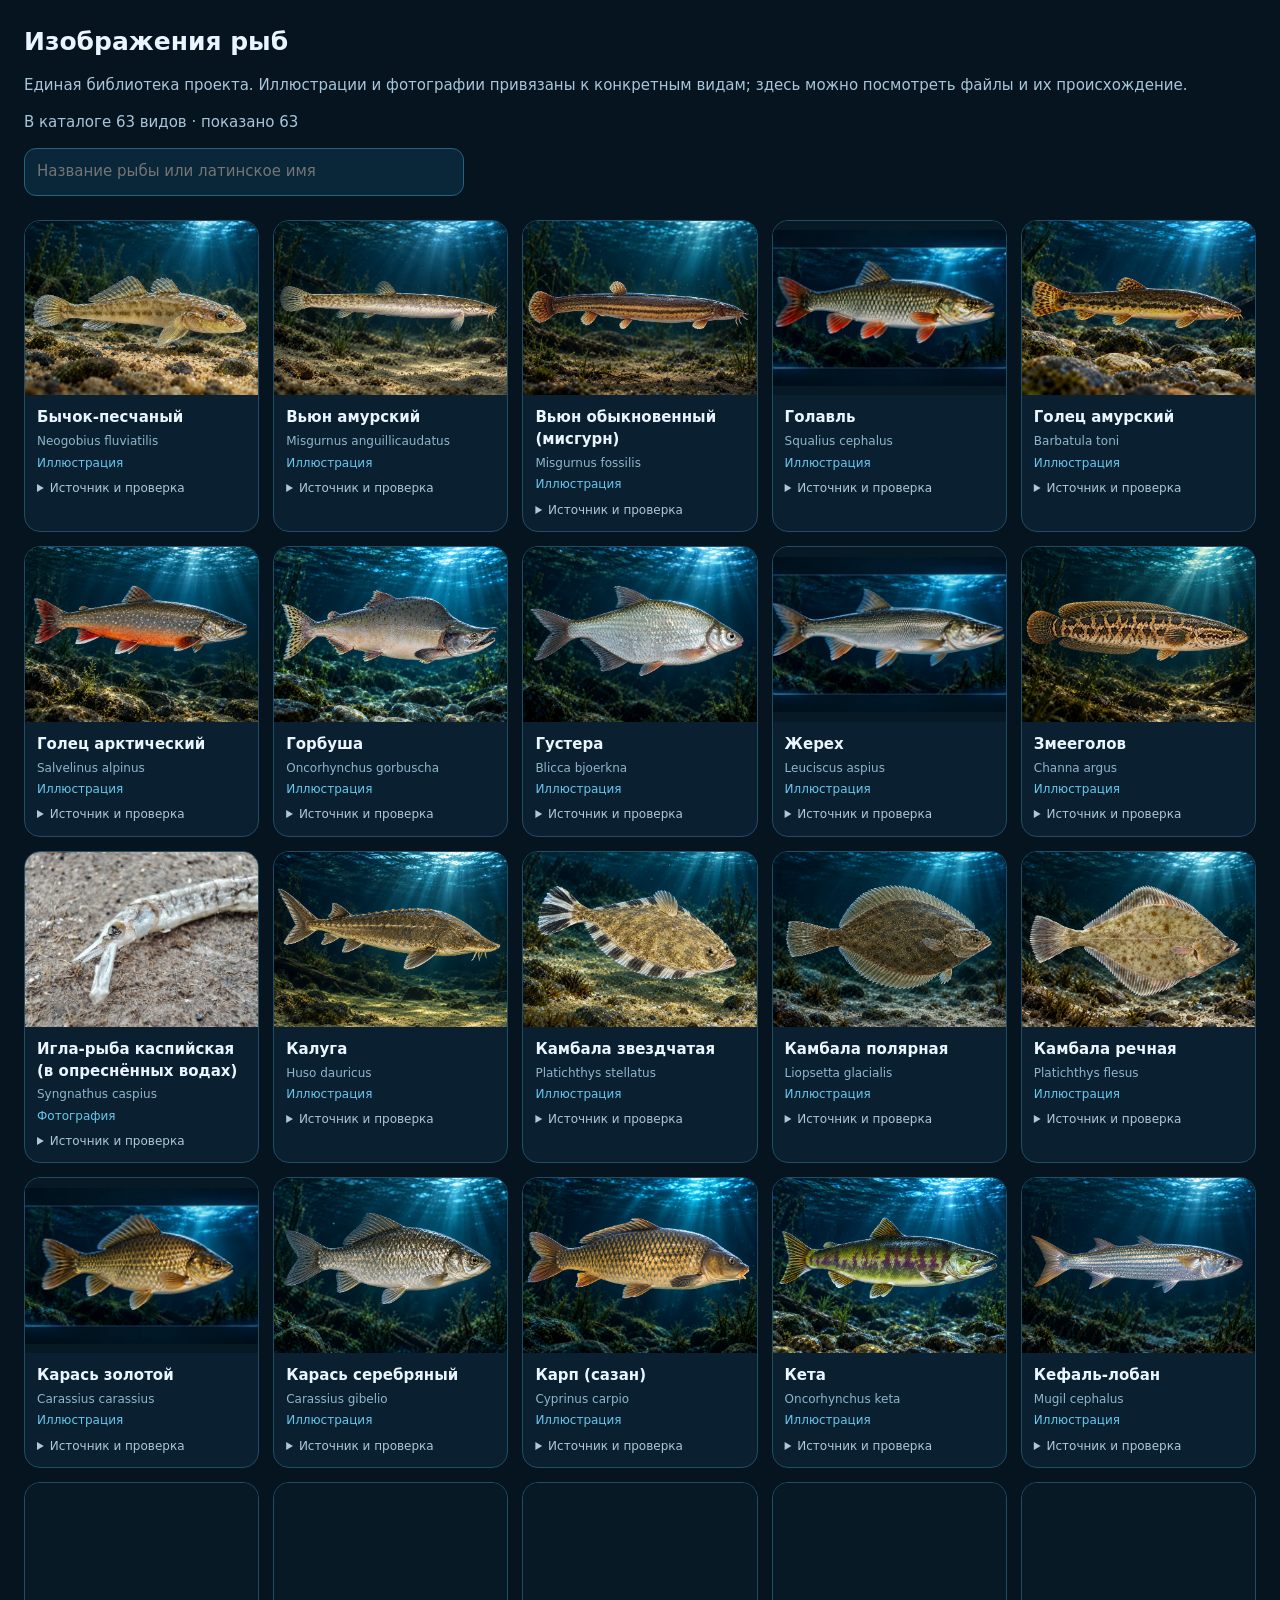
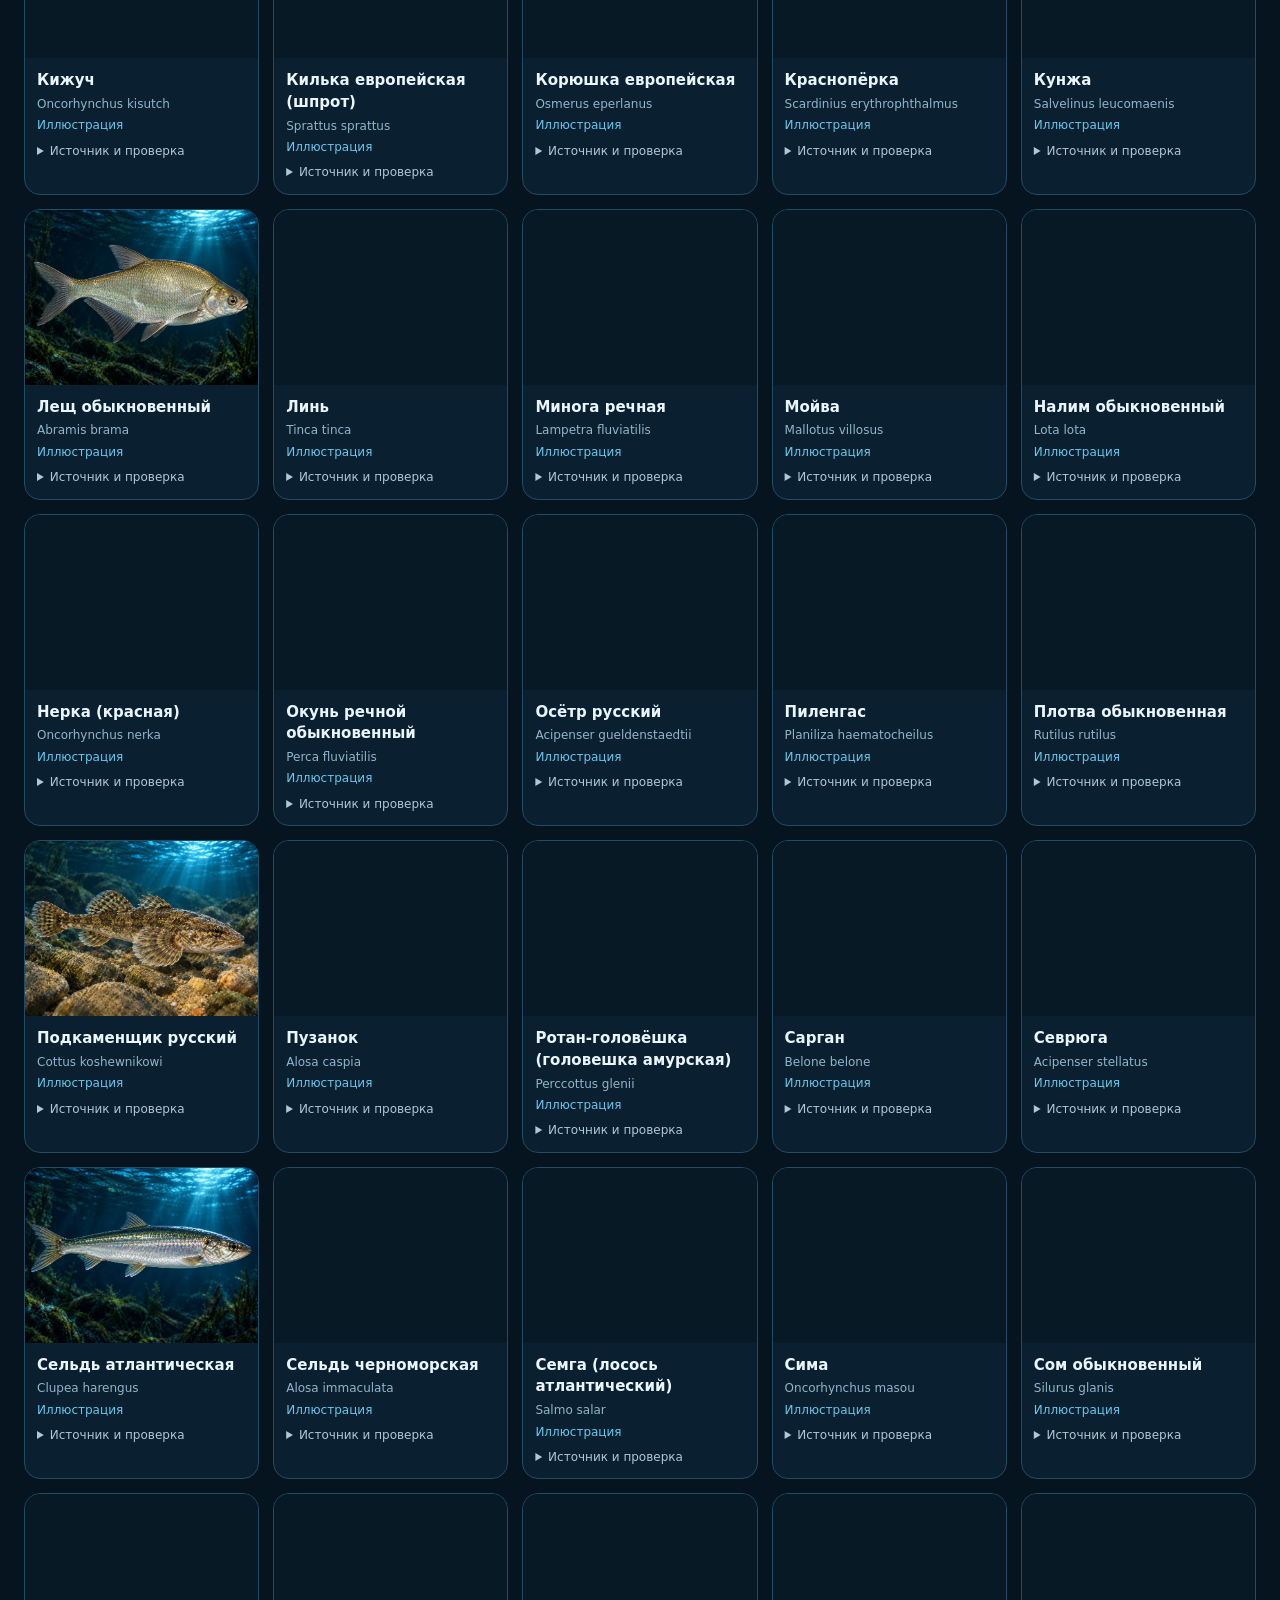
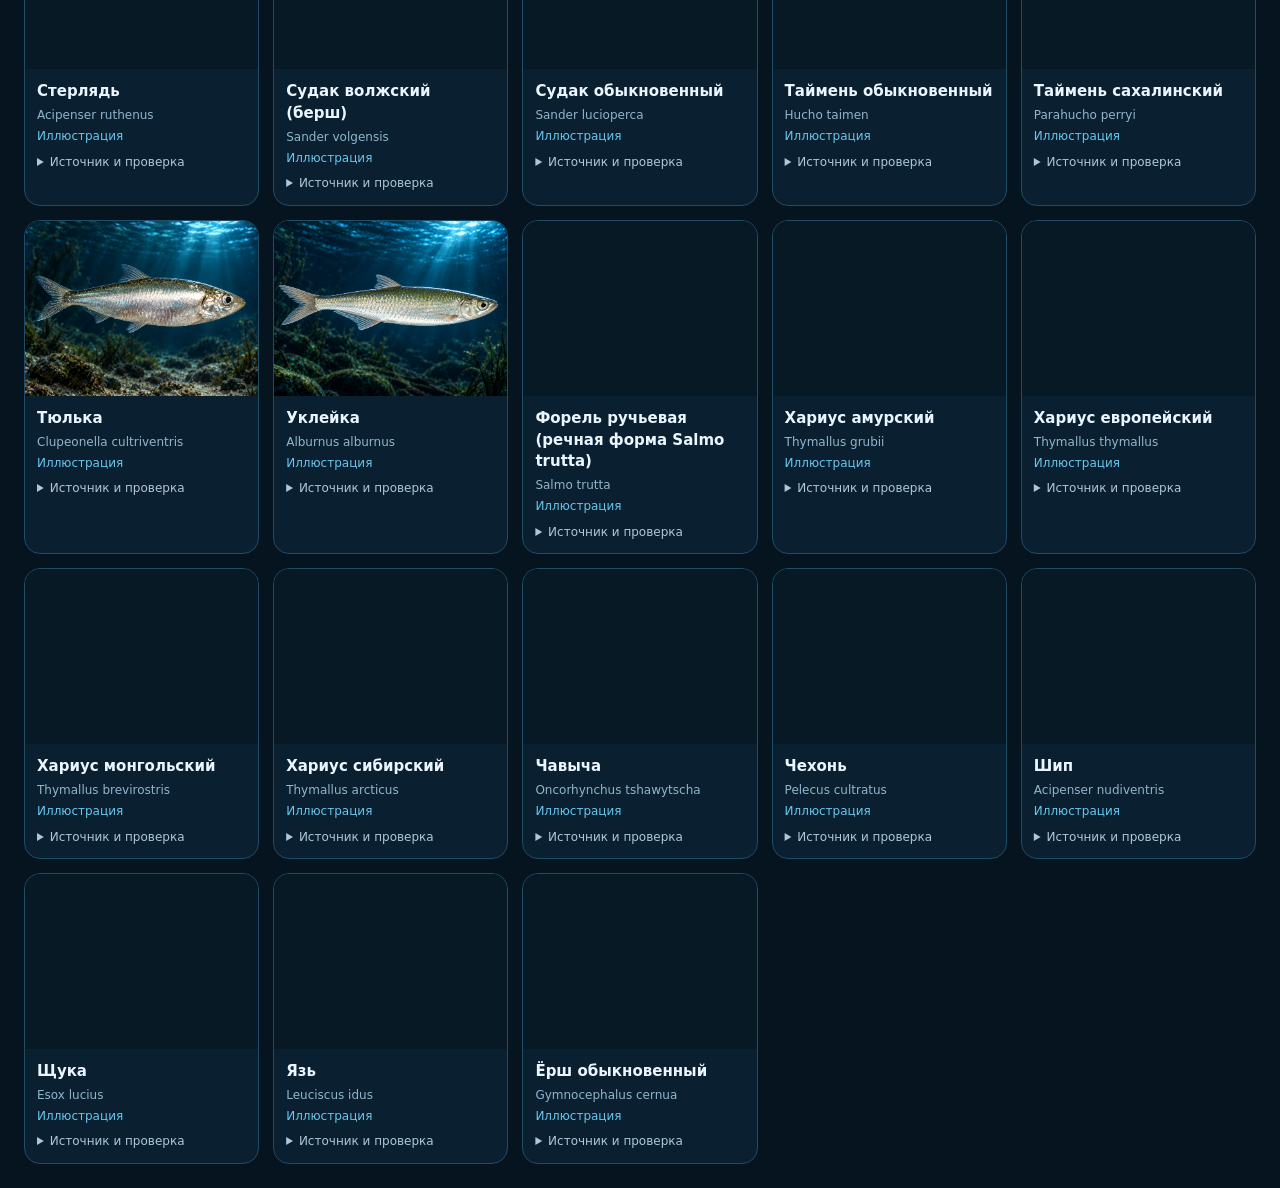
<file: assets/fish/index.html>
<!doctype html>
<html lang="ru">
<head>
<meta charset="utf-8">
<meta name="viewport" content="width=device-width,initial-scale=1">
<title>Изображения рыб — библиотека проекта</title>
<style>
*{box-sizing:border-box}body{margin:0;background:#061420;color:#eaf5ff;font:15px/1.45 system-ui,sans-serif}main{max-width:1280px;margin:auto;padding:24px}h1{font-size:25px;margin:0 0 8px}p{color:#a8c6d9}a{color:#67ceff}input{width:100%;max-width:440px;margin:12px 0 24px;padding:12px;border:1px solid #236481;border-radius:12px;background:#0a2639;color:white;font:inherit}.grid{display:grid;grid-template-columns:repeat(auto-fit,minmax(210px,1fr));gap:14px}.card{border:1px solid #204c64;border-radius:16px;overflow:hidden;background:#0a2030}.card img{display:block;width:100%;aspect-ratio:4/3;object-fit:contain;background:#071925}.copy{padding:12px}.name{font-weight:750}.taxon{font-size:12px;color:#91b5cb;margin:4px 0}.kind{font-size:12px;color:#68c7ee}details{margin-top:8px;font-size:12px}summary{cursor:pointer;color:#aec8d7}details p{overflow-wrap:anywhere}#count{margin:8px 0 2px}
</style>
</head>
<body><main>
<h1>Изображения рыб</h1>
<p>Единая библиотека проекта. Иллюстрации и фотографии привязаны к конкретным видам; здесь можно посмотреть файлы и их происхождение.</p>
<p id="count"></p><input id="search" type="search" aria-label="Найти изображение" placeholder="Название рыбы или латинское имя">
<div id="grid" class="grid"></div>
</main>
<script src="../../data/fish-media.js"></script>
<script>
(function(){
  'use strict';
  const images=window.FISH_MEDIA_V1?.images||[];
  const grid=document.getElementById('grid'),input=document.getElementById('search');
  const requested=new URLSearchParams(location.search).get('page');
  const page=requested?Math.max(1,Number(requested)||1):0;
  function text(tag,value,cls){const e=document.createElement(tag);e.textContent=value||'';if(cls)e.className=cls;return e;}
  function render(){
    const q=input.value.trim().toLocaleLowerCase('ru');
    let rows=images.filter(r=>(r.catalog_name+' '+r.taxon).toLocaleLowerCase('ru').includes(q));
    if(page&&!q)rows=rows.slice((page-1)*21,page*21);
    grid.replaceChildren();
    for(const r of rows){
      const card=text('article','','card');
      const img=document.createElement('img');img.alt=r.catalog_name;img.loading='lazy';img.decoding='async';img.src=(r.thumbnail?.path||r.path).replace(/^assets\/fish\//,'');
      img.addEventListener('error',()=>{if(!img.dataset.fallback){img.dataset.fallback='1';img.src='placeholder.svg';}});
      card.append(img);
      const copy=text('div','','copy');copy.append(text('div',r.catalog_name,'name'),text('div',r.taxon,'taxon'),text('div',r.kind==='photo'?'Фотография':r.kind==='illustration'?'Иллюстрация':'Изображение готовится','kind'));
      const details=document.createElement('details');details.append(text('summary','Источник и проверка'),text('p',r.review_note));
      if(r.source?.url&&/^https?:\/\//.test(r.source.url)){
        const a=text('a','Страница источника');a.href=r.source.url;a.target='_blank';a.rel='noopener noreferrer';details.append(a);
      }
      details.append(text('p',[r.source?.author,r.source?.license].filter(Boolean).join(' · ')));
      if(r.source?.reference_url&&/^https?:\/\//.test(r.source.reference_url)){
        const a=text('a','Фото-ориентир');a.href=r.source.reference_url;a.target='_blank';a.rel='noopener noreferrer';details.append(a);
        details.append(text('p',[r.source.reference_author,r.source.reference_license].filter(Boolean).join(' · ')));
      }
      copy.append(details);card.append(copy);grid.append(card);
    }
    document.getElementById('count').textContent='В каталоге '+images.length+' видов · показано '+rows.length;
  }
  input.addEventListener('input',render);render();
})();
</script></body></html>
</file>
